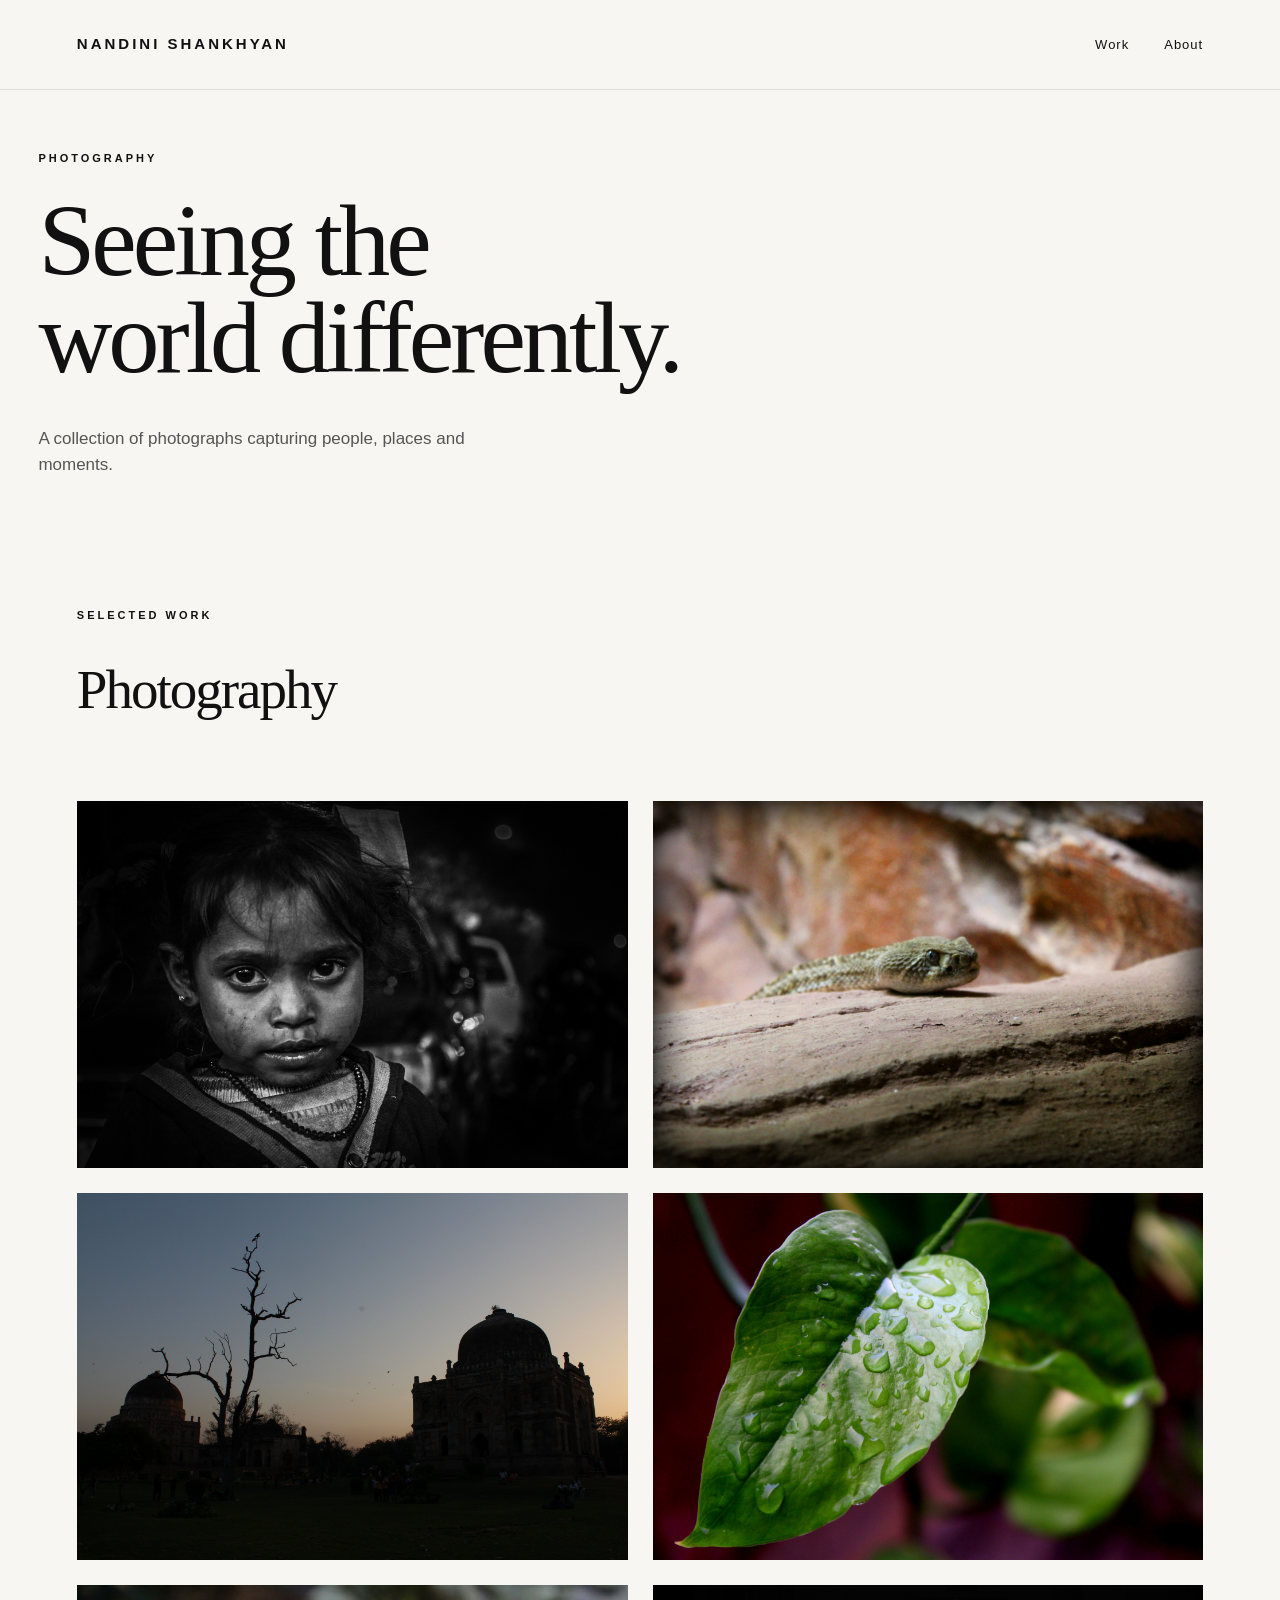
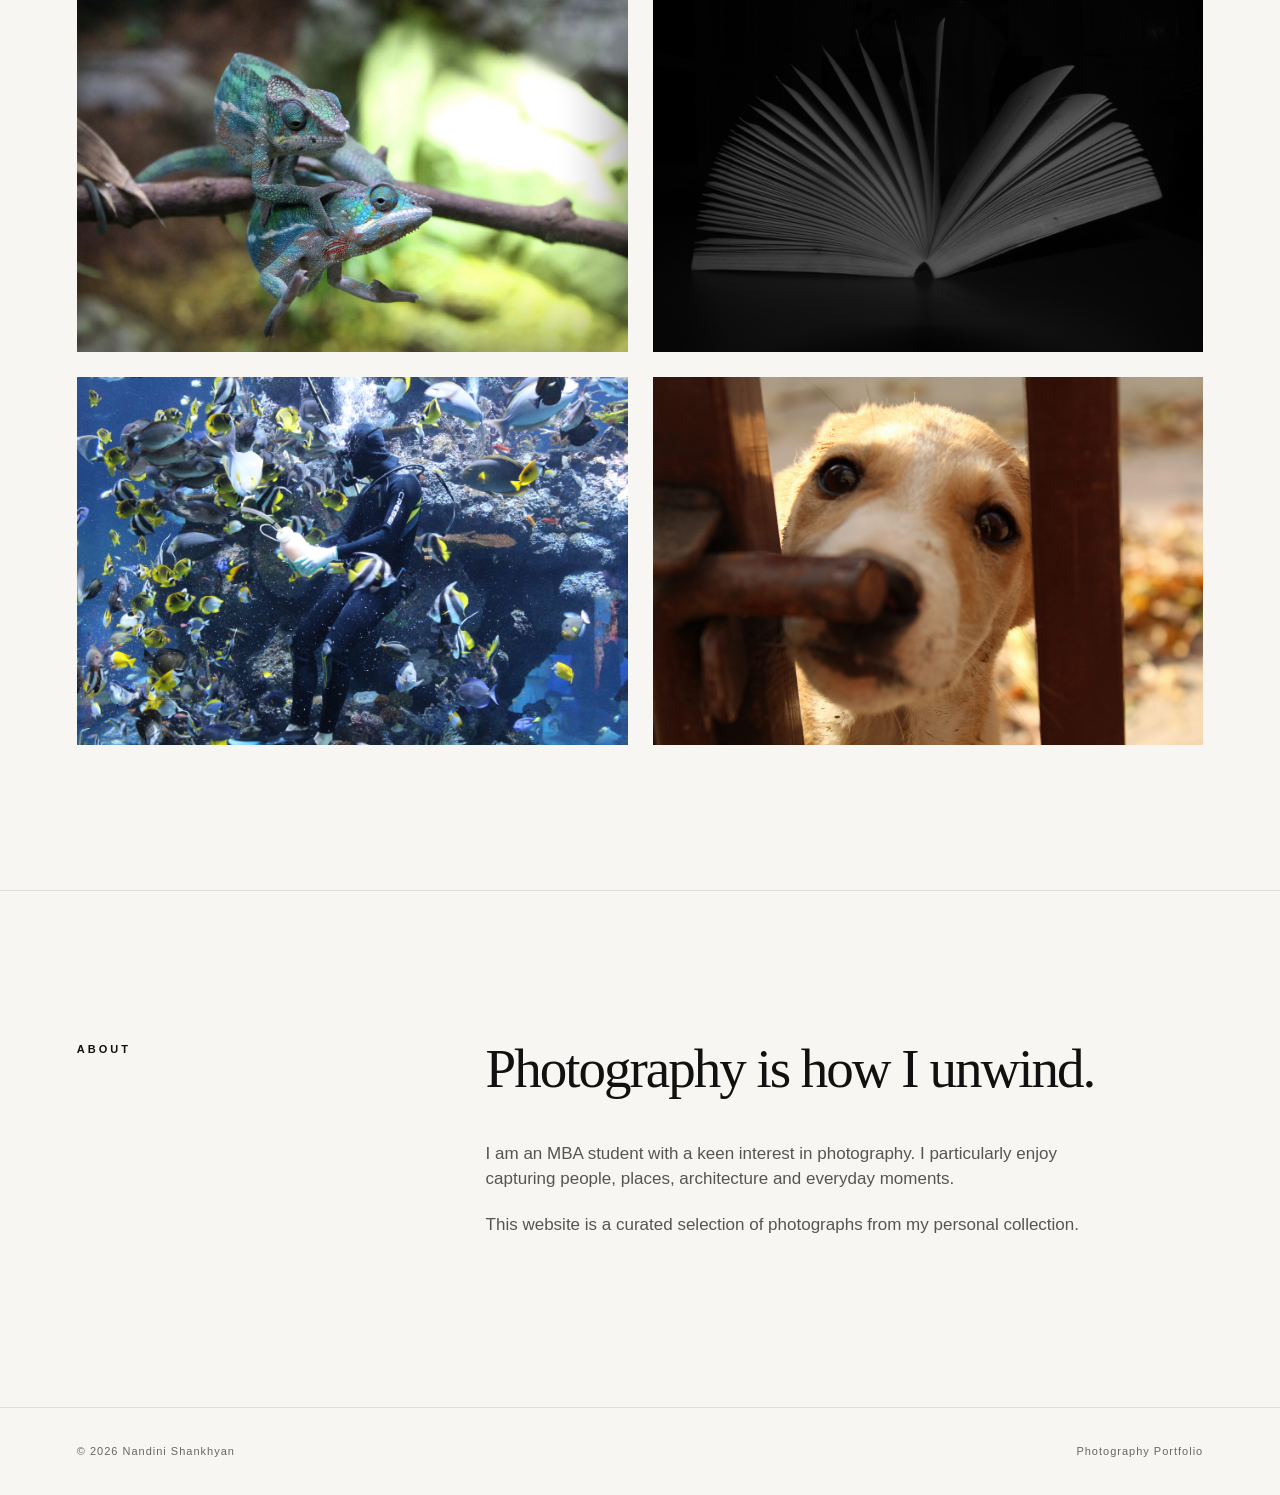
<file: index.html>
<!DOCTYPE html>
<html lang="en">

<head>
    <meta charset="UTF-8">
    <meta name="viewport" content="width=device-width, initial-scale=1.0">

    <title>Nandini Shankhyan | Photography</title>
  <meta name="description" content="Nandini's photography portfolio featuring people, places, architecture and everyday moments.">
    <meta name="google-site-verification" content="7ou-S1wpfgPNtFt1f-qi0hrHktjATsKwxCVGW3njY0U" />
    <link rel="stylesheet" href="style.css">
</head>

<body>

    <!-- NAVIGATION -->
    <header>
        <div class="logo">NANDINI SHANKHYAN</div>

        <nav>
            <a href="#work">Work</a>
            <a href="#about">About</a>
        </nav>
    </header>


    <!-- HERO -->
    <section class="hero">

        <div class="hero-text">
            <p class="eyebrow">PHOTOGRAPHY</p>

            <h1>
                Seeing the<br>
                world differently.
            </h1>

            <p class="intro">
                A collection of photographs capturing people,
                places and moments.
            </p>
        </div>

    </section>


    <!-- PORTFOLIO -->
    <section id="work" class="portfolio">

        <div class="section-heading">
            <p class="eyebrow">SELECTED WORK</p>
            <h2>Photography</h2>
        </div>


        <div class="gallery">

            <!-- PHOTO 1 -->
            <div class="photo">
                <img src="images/photo1.jpg" alt="Photography">
            </div>

            <!-- PHOTO 2 -->
            <div class="photo">
                <img src="images/photo2.jpg" alt="Photography">
            </div>

            <!-- PHOTO 3 -->
            <div class="photo">
                <img src="images/photo3.jpg" alt="Photography">
            </div>

            <!-- PHOTO 4 -->
            <div class="photo">
                <img src="images/photo4.JPG" alt="Photography">
            </div>

            <!-- PHOTO 5 -->
            <div class="photo">
                <img src="images/photo5.jpg" alt="Photography">
            </div>

            <!-- PHOTO 6 -->
            <div class="photo">
                <img src="images/photo6.jpg" alt="Photography">
            </div>

            <!-- PHOTO 7 -->
            <div class="photo">
                <img src="images/photo7.JPG" alt="Photography">
            </div>

            <!-- PHOTO 8 -->
            <div class="photo">
                <img src="images/photo8.JPG" alt="Photography">
            </div>

        </div>

    </section>


    <!-- ABOUT -->
    <section id="about" class="about">

        <div class="about-title">
            <p class="eyebrow">ABOUT</p>
        </div>

        <div class="about-text">

            <h2>
                Photography is how I
                unwind.
            </h2>

            <p>
                I am an MBA student with a keen interest in photography.
                I particularly enjoy capturing people, places, architecture
                and everyday moments.
            </p>

            <p>
                This website is a curated selection of photographs
                from my personal collection.
            </p>

        </div>

    </section>


    <!-- FOOTER -->
    <footer>

        <div>
            © 2026 Nandini Shankhyan
        </div>

        <div>
            Photography Portfolio
        </div>

    </footer>

</body>

</html>
</file>
<file: style.css>
* {
    margin: 0;
    padding: 0;
    box-sizing: border-box;
}

html {
    scroll-behavior: smooth;
}

body {
    font-family: Arial, Helvetica, sans-serif;
    background: #f7f6f2;
    color: #111;
    line-height: 1.5;
}


/* NAVIGATION */

header {
    height: 90px;
    padding: 0 6vw;

    display: flex;
    align-items: center;
    justify-content: space-between;

    border-bottom: 1px solid #ddd;
}

.logo {
    font-size: 15px;
    font-weight: 700;
    letter-spacing: 3px;
}

nav {
    display: flex;
    gap: 35px;
}

nav a {
    color: #111;
    text-decoration: none;
    font-size: 13px;
    letter-spacing: 1px;
}

nav a:hover {
    opacity: 0.5;
}


/* HERO */

.hero {
    min-height: auto;

    padding: 60px 3vw 10px;

    display: flex;
    align-items: center;
}

.hero-text {
    max-width: 850px;
}

.eyebrow {
    font-size: 11px;
    letter-spacing: 3px;
    font-weight: 600;

    margin-bottom: 25px;
}

.hero h1 {
    font-family: Georgia, serif;

    font-size: clamp(55px, 8vw, 120px);

    font-weight: 400;

    line-height: 0.95;

    letter-spacing: -4px;
}

.intro {
    max-width: 450px;

    margin-top: 40px;

    font-size: 17px;

    color: #555;
}


/* PORTFOLIO */

.portfolio {
    padding: 120px 6vw;
}

.section-heading {
    margin-bottom: 70px;
}

.section-heading h2 {
    font-family: Georgia, serif;

    font-size: 55px;

    font-weight: 400;

    letter-spacing: -2px;
}


/* GALLERY */

.gallery {
    columns: 2;
    column-gap: 25px;
}

.photo {
    break-inside: avoid;

    margin-bottom: 25px;

    overflow: hidden;
}

.photo img {
    display: block;

    width: 100%;
    height: auto;

    transition: transform 0.5s ease;
}

.photo:hover img {
    transform: scale(1.025);
}


/* ABOUT */

.about {
    padding: 150px 6vw;

    display: grid;

    grid-template-columns: 1fr 2fr;

    gap: 50px;

    border-top: 1px solid #ddd;
}

.about-text {
    max-width: 700px;
}

.about-text h2 {
    font-family: Georgia, serif;

    font-size: 55px;

    font-weight: 400;

    line-height: 1;

    letter-spacing: -2px;

    margin-bottom: 45px;
}

.about-text p {
    max-width: 600px;

    font-size: 17px;

    color: #555;

    margin-bottom: 20px;
}


/* FOOTER */

footer {
    padding: 35px 6vw;

    border-top: 1px solid #ddd;

    display: flex;
    justify-content: space-between;

    font-size: 11px;

    letter-spacing: 1px;

    color: #666;
}


/* MOBILE */

@media (max-width: 700px) {

    header {
        height: 75px;

        padding: 0 5vw;
    }

    nav {
        gap: 18px;
    }

    .hero {
        min-height: 70vh;

        padding: 8vh 5vw;
    }

    .hero h1 {
        font-size: 55px;

        letter-spacing: -2px;
    }

    .portfolio {
        padding: 90px 5vw;
    }

    .gallery {
        columns: 1;
    }

    .about {
        padding: 100px 5vw;

        display: block;
    }

    .about-title {
        margin-bottom: 50px;
    }

    .about-text h2 {
        font-size: 45px;
    }

    footer {
        padding: 30px 5vw;

        flex-direction: column;

        gap: 10px;
    }

}
</file>
